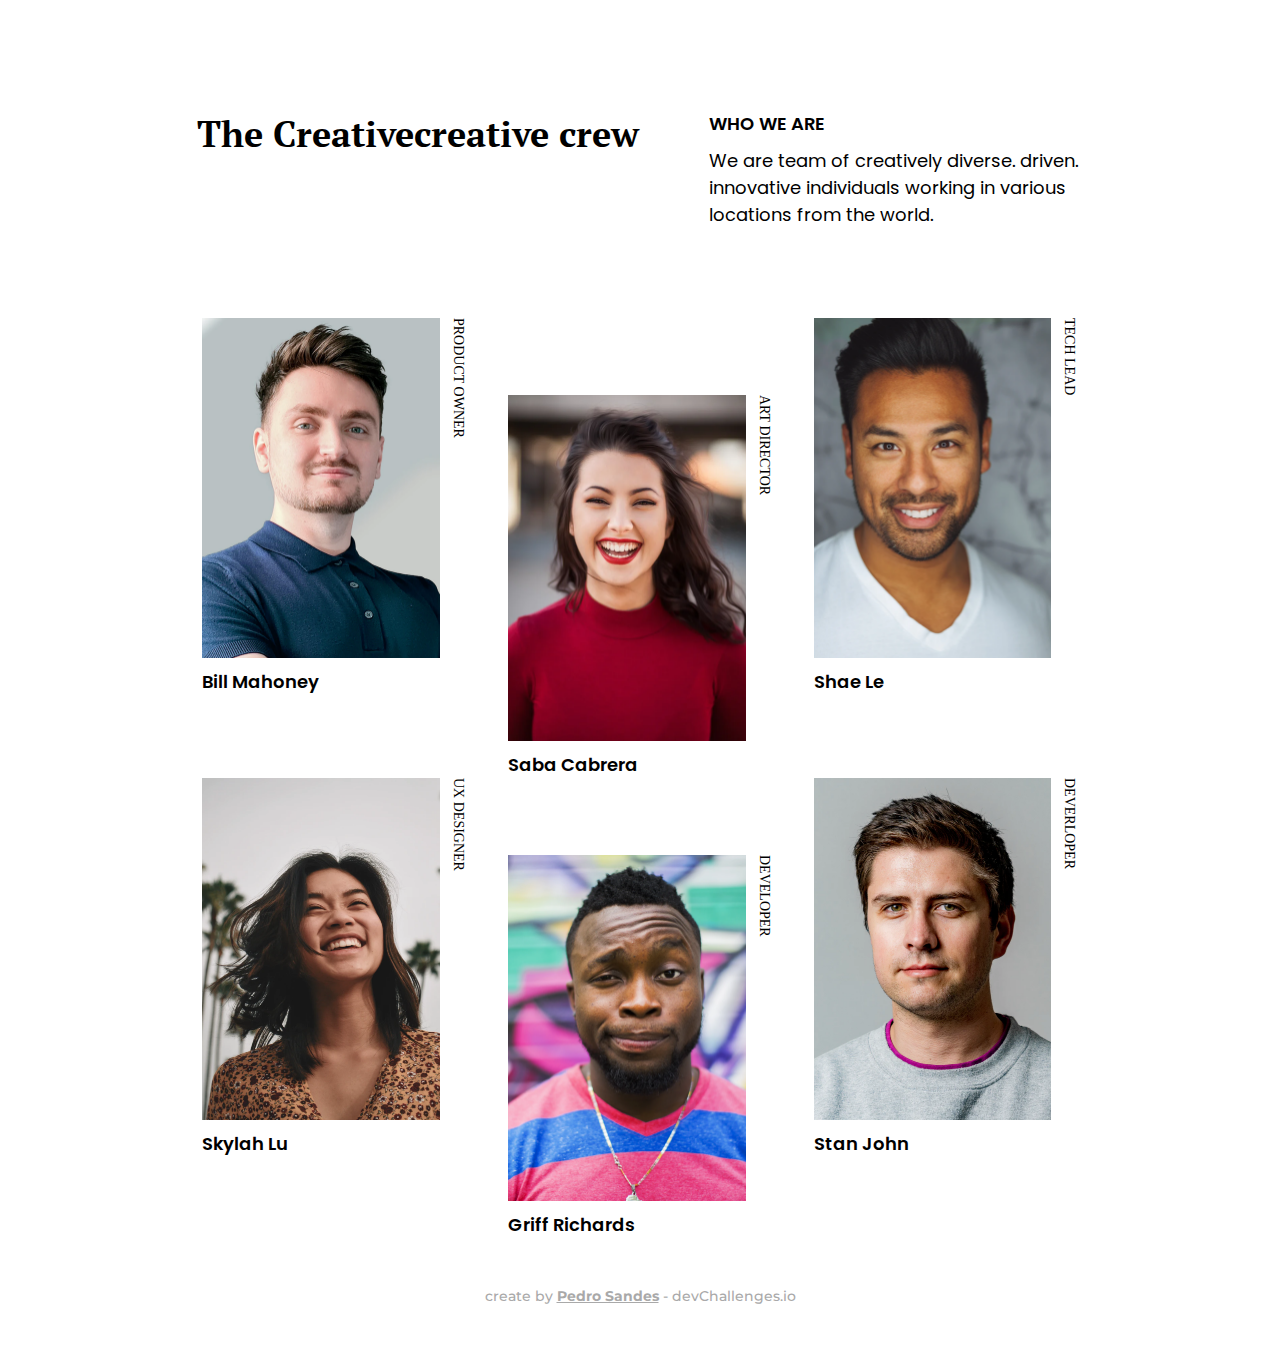
<file: creative-crew/index.html>
<!DOCTYPE html>
<html lang="pt-br">
<head>
  <meta charset="UTF-8">
  <meta http-equiv="X-UA-Compatible" content="IE=edge">
  <meta name="viewport" content="width=device-width, initial-scale=1.0">
  <link rel="shortcut icon" href="./devchallenges.png" type="image/x-icon">
  <!-- FONTS -->
  <link rel="preconnect" href="https://fonts.googleapis.com">
  <link rel="preconnect" href="https://fonts.gstatic.com" crossorigin>
  <link href="https://fonts.googleapis.com/css2?family=Montserrat:wght@500;700&family=PT+Serif:wght@400;700&family=Poppins:wght@400;600&display=swap" rel="stylesheet">
  <!-- STYLES -->
  <link rel="stylesheet" href="./css/reset.css">
  <link rel="stylesheet" href="./css/globalStyle.css">
  <link rel="stylesheet" href="./css/styles.css">
  <title>The Creative Crew</title>
</head>
<body>
  <div class="layout">
    <header class="header">
      <h1 class="title">The Creativecreative crew</h1>
      <section class="header-texts">
        <h2>Who we are</h2>
        <p>
          We are team of creatively diverse.  driven.  innovative 
          individuals working in various locations from the world.
        </p>
      </section>
    </header>

    <main class="main">
      <section id="card-1" class="card">
        <header>
          <img src="./img/photo1.png" alt="Imagem de perfil" />
          <span>Product Owner</span>
        </header>
        <span>Bill Mahoney</span>
      </section>
      <section id="card-2" class="card">
        <header>
          <img src="./img/photo2.png" alt="Imagem de perfil" />
          <span>Art director</span>
        </header>
        <span>Saba Cabrera</span>
      </section>
      <section id="card-3" class="card">
        <header>
          <img src="./img/photo3.png" alt="Imagem de perfil" />
          <span>Tech Lead</span>
        </header>
        <span>Shae Le</span>
      </section>
      <section id="card-4" class="card">
        <header>
          <img src="./img/photo4.png" alt="Imagem de perfil" />
          <span>UX Designer</span>
        </header>
        <span>Skylah Lu</span>
      </section>
      <section id="card-5" class="card">
        <header>
          <img src="./img/photo5.png" alt="Imagem de perfil" />
          <span>Developer</span>
        </header>
        <span>Griff Richards</span>
      </section>
      <section id="card-6" class="card">
        <header>
          <img src="./img/photo6.png" alt="Imagem de perfil" />
          <span>Deverloper</span>
        </header>
        <span>Stan John</span>
      </section>
    </main>
    <footer class="footer">
      <p>create by <a href="https://github.com/pedrosandes" class="link" target="_blank" rel="autor">Pedro Sandes</a> - <a href="https://devchallenges.io/" target="_blank" rel="external">devChallenges.io</a></p>
    </footer>
  </div>
</body>
</html>
</file>
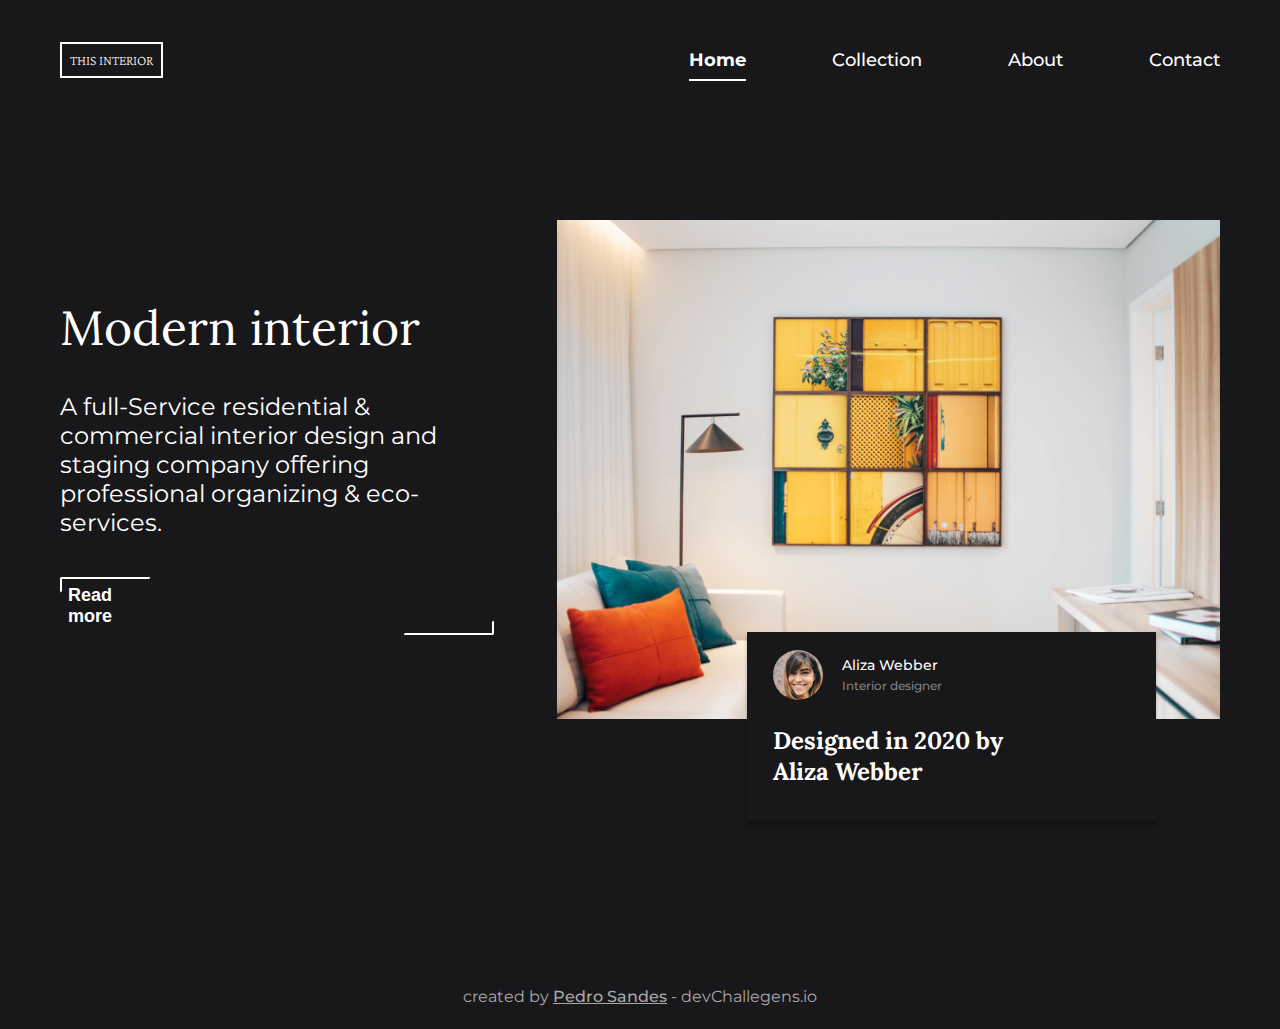
<file: interior-consult/index.html>
<!DOCTYPE html>
<html lang="pt-br">
  <head>
    <meta charset="UTF-8">
    <meta http-equiv="X-UA-Compatible" content="IE=edge">
    <meta name="viewport" content="width=device-width, initial-scale=1.0">
    <!-- Favicon -->
    <link rel="shortcut icon" href="./devchallenges.png" type="image/x-icon">
    <!--- Icons -->
    <link href="https://fonts.googleapis.com/icon?family=Material+Icons"
    rel="stylesheet">
    <!-- Fonts -->
    <link rel="preconnect" href="https://fonts.googleapis.com">
    <link rel="preconnect" href="https://fonts.gstatic.com" crossorigin>
    <link href="https://fonts.googleapis.com/css2?family=Crimson+Pro:wght@200&family=Lora:wght@500;700&family=Montserrat:wght@400;500;700&display=swap" rel="stylesheet">
    <!--- Styles -->
    <link rel="stylesheet" href="./css/reset.css">
    <link rel="stylesheet" href="./css/globalStyles.css">
    <link rel="stylesheet" href="./css/styles.css" >
    <title>This Interior</title>
  </head>
  <body>
    <div class="layout">
      <header class="header">
        <div class="brand">
          <a href="#">This Interior</a>
        </div>
        
        <span class="material-icons menu">menu</span>
        <span class="material-icons menu-close">close</span>

        <nav class="nav">
          <a class="nav-link active" href="#">Home</a>
          <a class="nav-link" href="#">Collection</a>
          <a class="nav-link" href="#">About</a>
          <a class="nav-link" href="#">Contact</a>
        </nav>
      </header>

      <main class="main">
        <section class="box-text">
          <h1>Modern interior</h1>
          <p>
            A full-Service residential & commercial 
            interior design and staging company offering professional 
            organizing & eco-services.
          </p>
          <button>
            Read more 
            <span class="material-icons">
              arrow_right_alt
            </span>
          </button>
        </section>
     
        <section class="box-image">
          <div class="image">
            <img src="./img/photo1.png" alt="Imagem de uma sala">
          </div>

          <div class="card">
           <div class="card-header">
             <div class="image">
              <img src="./img/photo2.png" alt="Imagem de perfil">
             </div>
             <div class="texts">
              <span class="name">Aliza Webber</span>
              <span class="profession">Interior designer</span>
             </div>
           </div>
           <div class="card-body">
             <span>
              Designed in 2020 by</br> Aliza Webber
             </span>
           </div>
          </div>

        </section>
      </main>

      <footer class="footer">
        <p>created by <a class="link" href="https://github.com/pedrosandes" target="_blank">Pedro Sandes</a> - <a href="https://devchallenges.io/" target="_blank">devChallegens.io</a></p>
      </footer>
    </div>
  </body>
  <script type="text/javascript" src="./js/index.js"></script>
</html>
</file>
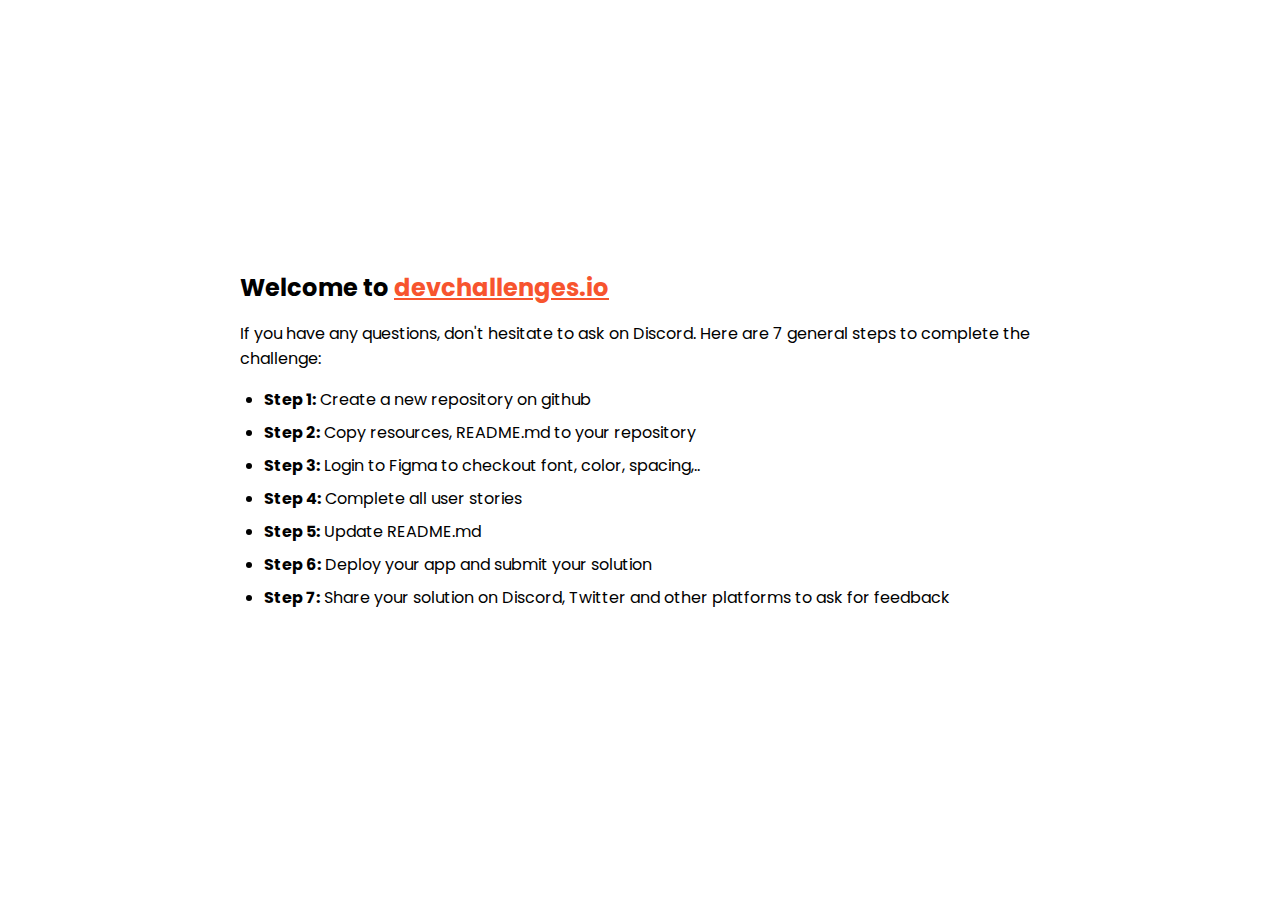
<file: creative-crew/content/index.html>
<!DOCTYPE html>
<html lang="en">
  <head>
    <meta charset="utf-8" />
    <meta
      name="viewport"
      content="width=device-width, initial-scale=1,
  maximum-scale=5"
    />

    <link rel="icon" href="devchallenges.png" />

    <link
      rel="shortcut icon"
      type="image/x-icon"
      href="https://devchallenges.io/"
    />

    <link
      href="https://fonts.googleapis.com/css2?family=Poppins:wght@400;500&display=swap"
      rel="stylesheet"
    />

    <title>Devchallenges</title>

    <style>
      body {
        font-family: "Poppins", sans-serif;
      }

      ul {
        padding-left: 24px;
      }

      li {
        margin-bottom: 8px;
      }

      .welcome {
        max-width: 800px;
        margin: 0 auto;
      }

      .welcome-text {
        margin-top: 30vh;
        font-weight: 500;
      }

      .welcome-text p {
        font-size: 1rem;
        font-weight: 400;
      }

      .welcome-text h1 {
        font-size: 1.5rem;
      }

      .welcome-text a {
        color: #f7542e;
      }
    </style>
  </head>
  <body>
    <div class="welcome">
      <div class="welcome-text">
        <h1>
          Welcome to
          <a href="https://devchallenges.io/" target="_blank"
            >devchallenges.io</a
          >
        </h1>

        <p>
          If you have any questions, don't hesitate to ask on Discord. Here are
          7 general steps to complete the challenge:
        </p>
      </div>

      <ul>
        <li><b>Step 1:</b> Create a new repository on github</li>
        <li><b>Step 2:</b> Copy resources, README.md to your repository</li>
        <li>
          <b>Step 3:</b> Login to Figma to checkout font, color, spacing,..
        </li>
        <li><b>Step 4:</b> Complete all user stories</li>
        <li><b>Step 5:</b> Update README.md</li>
        <li><b>Step 6:</b> Deploy your app and submit your solution</li>
        <li>
          <b>Step 7:</b> Share your solution on Discord, Twitter and other
          platforms to ask for feedback
        </li>
      </ul>
    </div>
  </body>
</html>
</file>
<file: creative-crew/css/globalStyle.css>
:root {
  --white: #FFFFFF;
  --black: #000000;
  font-size: 62.5%;
}

body {
  font-size: 1.6rem;
  font-family: 'Poppins';
}

img {
  display: block;
  max-width: 100%;
}

a {
  text-decoration: none;
  color: #A9A9A9;
}
</file>
<file: creative-crew/css/styles.css>
/* ======== START LAYOUT ==========*/
.layout {
  width: 100%;
  max-width: 925px;
  margin: 110px auto 24px auto;
  padding: 0 19px
}

@media screen and (max-width: 480px){
  .layout{
    margin-top: 71px;
  }
}
/* ========= END LAYOUT ===========*/

/* ======== START HEADER ==========*/
.header {
  display: flex;
  justify-content: space-between;
  margin-bottom: 90px;
}

.header .title {
  font: 700 3.6rem 'PT Serif'
}

.header .header-texts {
  display: flex;
  flex-direction: column;
  gap: 10px;
  max-width: 375px;
  font-size: 1.8rem;
  line-height: 2.7rem;
}

.header .header-texts h2 {
  text-transform: uppercase;
  font-weight: 600;
}

@media screen and (max-width: 800px) {
  .header {
    flex-direction: column;
  }
}

@media screen and (max-width: 480px){
  .header .title{
    font-size: 2.6rem;
  }
}

/* ========= END HEADER ===========*/

/* ======== START MAIN ==========*/
.main {
  display: grid;
  grid-template-columns: repeat(3, 1fr);
  grid-template-rows: repeat(2,460px);
  column-gap: 30px;
  justify-items: center;
}


#card-2 {
  grid-column: 2/3;
  grid-row: 1/2;
  align-self: flex-end;
}

#card-5 {
  grid-column: 2/3;
  grid-row: 2/3;
  align-self: flex-end;
} 

.card {
  max-width: 264px;
}

.card header{
  display: flex;
  gap: 10px;
  margin-bottom: 10px;
}

.card header img  {   
  max-width: 90%; 
}

.card header span {
  font: normal 400 1.4rem "PT Sans";
  text-transform: uppercase;
  writing-mode: vertical-rl;
}

.card span {
  font: 600 1.8rem/2.7rem 'Poppins';
}

@media screen and (max-width: 760px) {
  .main {
    grid-template-rows: repeat(2,320px);
  }

  .card header span {
    font-size: 1rem;
  }

  .card span {
    font-size: 1.4rem;
    line-height: 2.1rem;
  }
}

@media screen and (max-width: 560px) {
  .main {
    grid-template-rows: repeat(2, 250px);
  }
}

@media screen and (max-width: 437px) {
  .main {
    grid-template-columns: repeat(2, 1fr);
    grid-template-rows: repeat(3,270px);
    column-gap: 20px;
  }

  #card-1 {
    grid-column: 1/2;
    grid-row: 1/2;
  }

  #card-2 {
    grid-column: 2/3;
    grid-row: 1/2;
    align-self: flex-end;
  }

  #card-3 {
    grid-column: 1/2;
    grid-row: 2/3;
  }

  #card-4 {
    grid-column: 2/3;
    grid-row: 2/3;
    align-self: flex-end;
  } 
  
  #card-5 {
    grid-column: 1/2;
    grid-row: 3/4;
    align-self: flex-start;
  } 

  #card-6 {
    grid-column: 2/3;
    grid-row: 3/4;
    align-self: flex-end;
  }
}

@media screen and (max-width: 320px) {
  .main {
    gap: 0;
  }

  .card header {
    flex-direction: column;
  }

  .card header span {
    writing-mode: initial;
  }
}
/* ========= END MAIN ===========*/

/* ======= START FOOTER =========*/
.footer p {
  font: normal 500 1.4rem/1.7rem "Montserrat"; 
  text-align: center;
  color: #A9A9A9;
  padding: 20px;
  margin-top: 30px;
}

.footer p .link {
  font-weight: 700;
  text-decoration: underline;
}
/* ========= END FOOTER ==========*/
</file>
<file: interior-consult/css/globalStyles.css>
:root {
  font-size: 62.5%;
  --background: #181719;
  --white:
}

body {
  background-color: var(--background);
  color:#FFFFFF;
  font-family: 'Montserrat';
  font-size: 16px;
}

a {
  color: var(--white);
  text-decoration: none;
}

img {
  display: block;
  max-width: 100%;
}

button {
  background-color: transparent;
  color: var(--white);
  border: none;
  cursor: pointer;
  padding: 0;
}
</file>
<file: interior-consult/css/styles.css>
/*======== START ANIMATION ======= */
@keyframes fade {
  from {
    opacity: 0;;
  }
  to {
    opacity: 1;;
  }
}
/*========= END ANIMATION ======== */

/*======== START LAYOUT ======= */
.layout {
  width: 100%;
  max-width: 1200px;
  margin: 0 auto;
}
/*========= END LAYOUT ======== */

/*======== START HEADER ======= */
.header {
  display: flex;
  justify-content: space-between;
  align-items: center;
  padding: 42px 20px;
  animation: fade 1s;
}

.header .brand {
  border: 2px solid var(--white);
  padding: 8px;
  font: normal 200  1.4rem 'Crimson Pro';
  text-transform: uppercase;
}

.header .nav {
  display: flex;
  gap: 86px;
}

.header .nav .nav-link {
  font-size: 1.8rem;
  font-weight: 500;
  position: relative;
}

.header .nav .nav-link.active {
  font-weight: 700;
}

.header .nav .nav-link.active::after {
  content: '';
  width: 100%;
  height: 2px;
  background-color: #fff;
  position: absolute;
  bottom: -12px;
  left: 0;
}

.header .nav .nav-link::after {
  content: '';
  width: 0;
  height: 2px;
  transition: ease .4s;
  background-color: #fff;
  position: absolute;
  bottom: -12px;
  left: 0;
}

.header .nav .nav-link:hover::after {
  width: 100%;
}

.header .menu, .menu-close {
  display: none;
}
@media screen and (max-width: 800px) {
  .header{
    padding: 19px 12px 25px 12px;
  }

  .header .nav {
    display: none;
  }

  .header .menu {
    display: block;
    cursor: pointer;
  }

  .header .nav.open {
    width: 100%;
    display: flex;
    gap: 24px;
    flex-direction: column;
    justify-content: center;
    align-items: center;
    background-color: var(--background);
    position: absolute;
    top: 0;
    bottom: 0;
    /* left: 0; */
    /* right: 0; */
    z-index: 1;
  }

  .header .menu-close {
    cursor: pointer;
    position: absolute;
    top: 48px;
    right: 42px;
    z-index: 2;
  }
}

@media screen and (max-width: 475px) {
  .header .menu-close {
    top: 25px;
    right: 12px;
  }
}
/*========= END HEADER ======== */

/*======== START MAIN ======= */
.main {
  padding: 100px 20px 270px 20px;
  display: flex;
  align-items: center;
  gap: 87px;
  animation: fade 3s;
}

.main .box-text {
  max-width: 410px;
  display: flex;
  flex-direction: column;
  gap: 40px;
}

.main .box-text h1 {
  font-family: 'Lora';
  font-size: 4.8rem;
}

.main .box-text p {
  font-size: 2.4rem;
  line-height: 2.9rem;
}

.main .box-text button {
  display: flex;
  padding: 8px;
  align-items: center;
  align-self: flex-start;
  gap: 14px;
  font-size: 1.8rem;
  font-weight: 700;
  position: relative;
}

.main .box-text button::after, .main .box-text button::before {
  content: "";
  display:block;
  position: absolute;
  width: 20%;
  height: 20%;
  border: 2px solid;
  border-radius: 2px;
  transition: all 0.4s;
}

.main .box-text button::after {
  top: 0;
  left: 0;
  border-bottom-color: transparent;
  border-right-color: transparent;
  border-top-color: var(--white);
  border-left-color: var(--white);
}

.main .box-text button::before {
  bottom: 0;
  right: 0;
  border-bottom-color: var(--white);
  border-right-color: var(--white);
  border-top-color: transparent;
  border-left-color: transparent;
}

.main .box-text button:hover::after, .box-text button:hover::before {
  width: 100%;
  height: 100%;
}

.main .box-image {
  position: relative;
}

.main .box-image .image {
  max-width: 737px;
}

.main .box-image .card {
  display: flex;
  flex-direction: column;
  gap: 25px;
  padding: 18px 153px 34px 26px;
  background-color: var(--background);
  box-shadow: 0px 4px 4px 0px #00000040;
  position: absolute;
  bottom: -102px;
  right: 64px;
}

.main .box-image .card .card-header {
  display: flex;
  gap: 19px;
  align-items: center;
}

.main .box-image .card .card-header .image {
  max-width: 50px;
}

.main .box-image .card .card-header .image img {
  border-radius: 50%;
}

.main .box-image .card .card-header .texts {
  display: flex;
  flex-direction: column;
  gap: 8px;
}

.main .box-image .card .card-header .texts .name {
  font-size: 1.4rem;
  font-weight: 500;
}

.main .box-image .card .card-header .texts .profession {
  font-size: 1.2rem;
  font-weight: 500;
  color: #828282;;
}

.main .box-image .card .card-body {
  font: normal 700 2.4rem 'Lora'
}

@media screen and (max-width: 1050px) {
  .main {
    padding: 0 12px 143px 12px;
    flex-direction: column;
    align-items: flex-start;
    gap: 25px;
  }

  .main .box-text {
    gap: 25px;
  }

  .main .box-text h1 {
    font-size: 3.6rem;
  }
  .main .box-text p {
    font-size: 1.4rem;
    line-height: 17px;
  }

  .main .box-text button {
    font-size: 1.4rem;
  }

  .main .box-image .card {
    gap: 21px;
    padding: 13px 71px 25px 19px;
    bottom: -82px;
    right: 26px;
  }

  .main .box-image .image {
    max-width: 100%;
  }
}

@media screen and (max-width: 475px) {
  .main .box-image .card .card-header .texts .name {
    font-size: 1.2rem;
  }
  
  .main .box-image .card .card-header .texts .profession {
    font-size: 1rem;
  }

  .main .box-image .card .card-body {
    font: normal 700 1.8rem 'Lora'
  }
}
/*========= END MAIN ======== */

/*======== START FOOTER ======= */
.footer {
  text-align: center;
  padding-bottom: 24px;
  animation: fade 5s;
}

.footer p {
  color:  #A9A9A9;
}

.footer p a.link {
  font-weight: 500;
  text-decoration: underline;
  cursor: pointer
}

@media screen and (max-width: 475px) {
  .footer p {
    font-size: 1.4rem;
  }
}
/*========= END FOOTER ======== */
</file>
